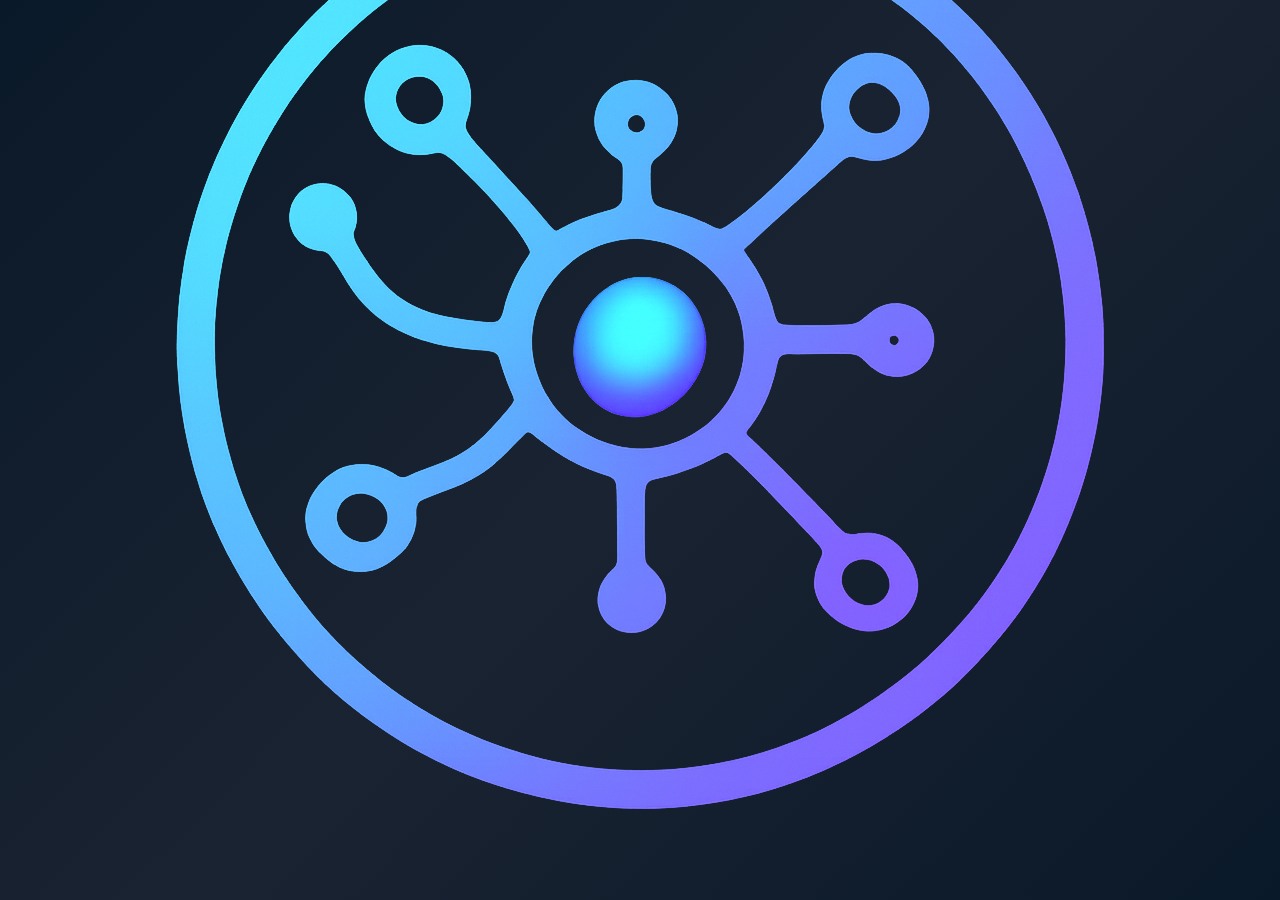
<file: index.html>
<!DOCTYPE html>
<html lang="en">
<head>
    <meta charset="UTF-8">
    <meta name="viewport" content="width=device-width, initial-scale=1.0">
    <title>AI Chatbot Pro - Chat Interface</title>
    <link rel="stylesheet" href="https://cdnjs.cloudflare.com/ajax/libs/font-awesome/6.4.0/css/all.min.css">
    <link rel="stylesheet" href="styles.css">
    <style>
        body {
            overflow: hidden;
        }

        .app-container {
            display: flex;
            width: 100%;
            height: 100vh;
            overflow: hidden;
        }

        /* ==================== SIDEBAR ==================== */
        .sidebar {
            width: 320px;
            background: var(--secondary-dark);
            border-right: 1px solid var(--tertiary-dark);
            display: flex;
            flex-direction: column;
            transition: transform 0.3s;
        }

        .sidebar-header {
            padding: 25px 20px;
            background: linear-gradient(135deg, var(--secondary-dark), var(--tertiary-dark));
            border-bottom: 1px solid var(--tertiary-dark);
        }

        .app-title {
            font-size: 24px;
            font-weight: 700;
            background: linear-gradient(90deg, var(--accent-light), var(--accent-blue));
            -webkit-background-clip: text;
            -webkit-text-fill-color: transparent;
            margin-bottom: 5px;
        }

        .app-subtitle {
            font-size: 12px;
            color: var(--text-secondary);
            margin-bottom: 15px;
        }

        .user-info {
            display: flex;
            justify-content: space-between;
            align-items: center;
            padding: 10px;
            background: var(--tertiary-dark);
            border-radius: 8px;
            margin-bottom: 15px;
        }

        .user-name {
            font-size: 13px;
            color: var(--text-primary);
        }

        .logout-btn {
            background: var(--error);
            color: white;
            border: none;
            padding: 6px 12px;
            border-radius: 6px;
            cursor: pointer;
            font-size: 11px;
            transition: all 0.3s;
        }

        .logout-btn:hover {
            transform: scale(1.05);
        }

        .new-chat-btn {
            width: 100%;
            padding: 15px;
            background: linear-gradient(135deg, var(--accent-blue), var(--accent-glow));
            border: none;
            border-radius: 12px;
            color: white;
            font-size: 15px;
            font-weight: 600;
            cursor: pointer;
            display: flex;
            align-items: center;
            justify-content: center;
            gap: 10px;
            transition: transform 0.3s, box-shadow 0.3s;
            box-shadow: 0 4px 15px rgba(46, 125, 233, 0.3);
        }

        .new-chat-btn:hover {
            transform: translateY(-2px);
            box-shadow: 0 6px 25px rgba(46, 125, 233, 0.5);
        }

        .sessions-list {
            flex: 1;
            overflow-y: auto;
            padding: 15px;
        }

        .session-item {
            padding: 15px;
            margin-bottom: 10px;
            background: var(--tertiary-dark);
            border-radius: 12px;
            cursor: pointer;
            transition: all 0.3s;
            border-left: 3px solid transparent;
            position: relative;
        }

        .session-item:hover {
            transform: translateX(5px);
            border-left-color: var(--accent-blue);
        }

        .session-item.active {
            background: linear-gradient(135deg, rgba(46, 125, 233, 0.2), rgba(28, 92, 184, 0.1));
            border-left-color: var(--accent-blue);
        }

        .session-title {
            font-size: 14px;
            font-weight: 500;
            margin-bottom: 8px;
            overflow: hidden;
            text-overflow: ellipsis;
            white-space: nowrap;
        }

        .session-meta {
            font-size: 11px;
            color: var(--text-secondary);
            display: flex;
            justify-content: space-between;
            align-items: center;
        }

        .turn-counter {
            padding: 3px 10px;
            background: rgba(255, 255, 255, 0.1);
            border-radius: 12px;
            font-size: 10px;
        }

        .turn-counter.limit {
            background: var(--error);
        }

        .delete-session {
            padding: 4px 10px;
            background: var(--error);
            border: none;
            border-radius: 8px;
            color: white;
            font-size: 10px;
            cursor: pointer;
            opacity: 0;
            transition: opacity 0.3s;
        }

        .session-item:hover .delete-session {
            opacity: 1;
        }

        /* ==================== CHAT CONTAINER ==================== */
        .chat-container {
            flex: 1;
            display: flex;
            flex-direction: column;
            background: var(--primary-dark);
        }

        .chat-header {
            padding: 20px 30px;
            background: var(--secondary-dark);
            border-bottom: 1px solid var(--tertiary-dark);
            display: flex;
            justify-content: space-between;
            align-items: center;
            box-shadow: 0 2px 10px rgba(0, 0, 0, 0.2);
        }

        .header-left {
            display: flex;
            align-items: center;
            gap: 20px;
        }

        .mode-toggle {
            display: flex;
            gap: 8px;
            background: var(--tertiary-dark);
            padding: 6px;
            border-radius: 12px;
        }

        .mode-btn {
            padding: 10px 18px;
            border: none;
            border-radius: 8px;
            background: transparent;
            color: var(--text-secondary);
            font-size: 13px;
            font-weight: 500;
            cursor: pointer;
            transition: all 0.3s;
            display: flex;
            align-items: center;
            gap: 8px;
        }

        .mode-btn.active {
            background: linear-gradient(135deg, var(--accent-blue), var(--accent-glow));
            color: white;
            box-shadow: 0 2px 10px rgba(46, 125, 233, 0.4);
        }

        .mode-btn:hover:not(.active) {
            background: rgba(255, 255, 255, 0.05);
            color: var(--text-primary);
        }

        .header-right {
            display: flex;
            align-items: center;
            gap: 15px;
        }

        .upload-btn-compact {
            padding: 10px 20px;
            background: var(--success);
            border: none;
            border-radius: 10px;
            color: white;
            font-size: 13px;
            font-weight: 600;
            cursor: pointer;
            display: flex;
            align-items: center;
            gap: 8px;
            transition: all 0.3s;
            box-shadow: 0 2px 10px rgba(76, 175, 80, 0.3);
        }

        .upload-btn-compact:hover {
            transform: translateY(-2px);
            box-shadow: 0 4px 15px rgba(76, 175, 80, 0.5);
        }

        .upload-btn-compact.has-file {
            background: var(--accent-blue);
        }

        .upload-status-badge {
            background: rgba(255, 255, 255, 0.3);
            padding: 2px 8px;
            border-radius: 10px;
            font-size: 11px;
            font-weight: 700;
        }

        .turn-counter-header {
            padding: 8px 16px;
            background: var(--tertiary-dark);
            border-radius: 20px;
            font-size: 13px;
            font-weight: 500;
        }

        .settings-btn {
            width: 40px;
            height: 40px;
            background: var(--tertiary-dark);
            border: none;
            border-radius: 10px;
            color: var(--text-primary);
            cursor: pointer;
            display: flex;
            align-items: center;
            justify-content: center;
            transition: all 0.3s;
        }

        .settings-btn:hover {
            background: var(--accent-blue);
            transform: rotate(90deg);
        }

        .advanced-indicator {
            padding: 12px 30px;
            background: linear-gradient(135deg, rgba(46, 125, 233, 0.15), rgba(28, 92, 184, 0.1));
            border-bottom: 1px solid var(--tertiary-dark);
            display: none;
            align-items: center;
            gap: 15px;
            font-size: 13px;
        }

        .advanced-indicator.active {
            display: flex;
        }

        .badge {
            padding: 4px 12px;
            background: rgba(255, 255, 255, 0.2);
            border-radius: 12px;
            font-size: 11px;
        }

        .status {
            padding: 12px 30px;
            text-align: center;
            font-size: 13px;
            font-weight: 500;
        }

        .status.success {
            background: rgba(76, 175, 80, 0.15);
            color: var(--success);
        }

        .status.error {
            background: rgba(244, 67, 54, 0.15);
            color: var(--error);
        }

        .status.info {
            background: rgba(46, 125, 233, 0.15);
            color: var(--accent-light);
        }

        /* ==================== CHAT AREA ==================== */
        .chat-area {
            flex: 1;
            overflow-y: auto;
            padding: 30px;
            background: linear-gradient(to bottom, var(--primary-dark), rgba(10, 25, 41, 0.95));
        }

        .message {
            margin-bottom: 25px;
            display: flex;
            gap: 15px;
            animation: fadeInUp 0.4s ease-out;
        }

        .message.user {
            flex-direction: row-reverse;
        }

        .avatar {
            width: 45px;
            height: 45px;
            border-radius: 50%;
            display: flex;
            align-items: center;
            justify-content: center;
            font-size: 20px;
            flex-shrink: 0;
            box-shadow: 0 4px 15px rgba(0, 0, 0, 0.3);
        }

        .user .avatar {
            background: linear-gradient(135deg, var(--accent-blue), var(--accent-glow));
        }

        .bot .avatar {
            background: linear-gradient(135deg, #667eea, #764ba2);
        }

        .message-content {
            max-width: 65%;
            padding: 18px 22px;
            border-radius: 18px;
            line-height: 1.6;
            word-wrap: break-word;
            white-space: pre-wrap;
            box-shadow: 0 2px 10px rgba(0, 0, 0, 0.2);
        }

        .user .message-content {
            background: linear-gradient(135deg, var(--accent-blue), var(--accent-glow));
            color: white;
            border-bottom-right-radius: 4px;
        }

        .bot .message-content {
            background: var(--secondary-dark);
            color: var(--text-primary);
            border-bottom-left-radius: 4px;
            border: 1px solid var(--tertiary-dark);
        }

        .streaming-cursor {
            display: inline-block;
            width: 3px;
            height: 1em;
            background: var(--accent-blue);
            margin-left: 3px;
            animation: blink 1s infinite;
        }

        /* ==================== INPUT AREA ==================== */
        .input-area {
            padding: 25px 30px;
            background: var(--secondary-dark);
            border-top: 1px solid var(--tertiary-dark);
            box-shadow: 0 -2px 10px rgba(0, 0, 0, 0.2);
        }

        .input-wrapper {
            display: flex;
            gap: 15px;
            align-items: center;
        }

        .input-wrapper input {
            flex: 1;
            padding: 16px 24px;
            background: var(--tertiary-dark);
            border: 2px solid transparent;
            border-radius: 25px;
            color: var(--text-primary);
            font-size: 15px;
            transition: all 0.3s;
        }

        .input-wrapper input:focus {
            outline: none;
            border-color: var(--accent-blue);
            box-shadow: 0 0 0 4px rgba(46, 125, 233, 0.1);
        }

        .send-btn, .stop-btn {
            width: 52px;
            height: 52px;
            border: none;
            border-radius: 50%;
            cursor: pointer;
            display: flex;
            align-items: center;
            justify-content: center;
            transition: all 0.3s;
            font-size: 20px;
        }

        .send-btn {
            background: linear-gradient(135deg, var(--accent-blue), var(--accent-glow));
            color: white;
            box-shadow: 0 4px 15px rgba(46, 125, 233, 0.4);
        }

        .send-btn:hover {
            transform: scale(1.05);
            box-shadow: 0 6px 20px rgba(46, 125, 233, 0.6);
        }

        .stop-btn {
            background: linear-gradient(135deg, var(--error), #c62828);
            color: white;
            box-shadow: 0 4px 15px rgba(244, 67, 54, 0.4);
        }

        /* ==================== MODALS ==================== */
        .modal {
            display: none;
            position: fixed;
            top: 0;
            left: 0;
            width: 100%;
            height: 100%;
            background: rgba(10, 25, 41, 0.95);
            backdrop-filter: blur(10px);
            z-index: 2000;
            align-items: center;
            justify-content: center;
        }

        .modal.active {
            display: flex;
        }

        .modal-content {
            background: var(--secondary-dark);
            padding: 35px;
            border-radius: 20px;
            max-width: 550px;
            width: 90%;
            box-shadow: 0 10px 50px rgba(0, 0, 0, 0.5);
            border: 1px solid var(--tertiary-dark);
            animation: modalSlideIn 0.3s ease-out;
        }

        .modal-header {
            display: flex;
            justify-content: space-between;
            align-items: center;
            margin-bottom: 25px;
        }

        .modal-header h3 {
            font-size: 24px;
            color: var(--accent-light);
        }

        .close-modal-btn {
            background: none;
            border: none;
            color: var(--text-secondary);
            font-size: 24px;
            cursor: pointer;
            transition: all 0.3s;
        }

        .close-modal-btn:hover {
            color: var(--text-primary);
            transform: rotate(90deg);
        }

        .mode-requirement {
            padding: 12px 15px;
            border-radius: 10px;
            margin-bottom: 20px;
            font-size: 13px;
            display: flex;
            align-items: center;
            gap: 10px;
        }

        .mode-requirement.required {
            background: rgba(244, 67, 54, 0.15);
            border-left: 3px solid var(--error);
            color: var(--error);
        }

        .mode-requirement.optional {
            background: rgba(46, 125, 233, 0.15);
            border-left: 3px solid var(--accent-blue);
            color: var(--accent-light);
        }

        .file-upload-section {
            background: var(--tertiary-dark);
            border: 2px dashed var(--accent-blue);
            border-radius: 15px;
            padding: 40px 25px;
            text-align: center;
            cursor: pointer;
            transition: all 0.3s;
            margin-bottom: 20px;
        }

        .file-upload-section:hover, .file-upload-section.drag-over {
            background: rgba(46, 125, 233, 0.05);
            border-color: var(--accent-light);
        }

        .drop-zone-icon {
            font-size: 56px;
            color: var(--accent-blue);
            margin-bottom: 15px;
        }

        .drop-zone-text {
            font-size: 16px;
            margin-bottom: 8px;
        }

        .drop-zone-hint {
            font-size: 12px;
            color: var(--text-secondary);
        }

        .file-item {
            display: flex;
            align-items: center;
            justify-content: space-between;
            padding: 15px;
            background: var(--tertiary-dark);
            border-radius: 10px;
            margin-bottom: 15px;
        }

        .file-info {
            display: flex;
            align-items: center;
            gap: 12px;
            flex: 1;
        }

        .file-icon {
            font-size: 28px;
            color: var(--accent-blue);
        }

        .file-name {
            font-size: 14px;
            font-weight: 500;
            margin-bottom: 4px;
        }

        .file-size {
            font-size: 11px;
            color: var(--text-secondary);
        }

        .file-remove {
            padding: 8px 14px;
            background: var(--error);
            border: none;
            border-radius: 8px;
            color: white;
            font-size: 12px;
            cursor: pointer;
            transition: all 0.3s;
        }

        .upload-controls {
            display: flex;
            gap: 12px;
        }

        .upload-btn, .clear-doc-btn {
            flex: 1;
            padding: 14px;
            border: none;
            border-radius: 10px;
            font-weight: 600;
            font-size: 14px;
            cursor: pointer;
            transition: all 0.3s;
        }

        .upload-btn {
            background: var(--success);
            color: white;
        }

        .upload-btn:hover {
            transform: translateY(-2px);
            box-shadow: 0 4px 15px rgba(76, 175, 80, 0.4);
        }

        .upload-btn:disabled {
            opacity: 0.5;
            cursor: not-allowed;
        }

        .clear-doc-btn {
            background: var(--error);
            color: white;
        }

        .doc-status {
            padding: 12px 15px;
            background: rgba(76, 175, 80, 0.15);
            border-left: 3px solid var(--success);
            border-radius: 8px;
            font-size: 13px;
            color: var(--success);
            display: flex;
            align-items: center;
            gap: 10px;
            margin-bottom: 20px;
        }

        .form-group {
            margin-bottom: 20px;
        }

        .form-group label {
            display: block;
            margin-bottom: 8px;
            font-size: 14px;
            font-weight: 500;
            color: var(--text-secondary);
        }

        .form-group input {
            width: 100%;
            padding: 12px 16px;
            background: var(--tertiary-dark);
            border: 2px solid transparent;
            border-radius: 10px;
            color: var(--text-primary);
            font-size: 14px;
            transition: all 0.3s;
        }

        .form-group input:focus {
            outline: none;
            border-color: var(--accent-blue);
        }

        .form-hint {
            font-size: 12px;
            color: var(--text-secondary);
            margin-top: 6px;
        }

        .btn {
            flex: 1;
            padding: 14px;
            border: none;
            border-radius: 10px;
            font-weight: 600;
            font-size: 14px;
            cursor: pointer;
            transition: all 0.3s;
        }

        .btn-primary {
            background: linear-gradient(135deg, var(--accent-blue), var(--accent-glow));
            color: white;
        }

        .btn-secondary {
            background: var(--tertiary-dark);
            color: var(--text-primary);
        }

        @media (max-width: 768px) {
            .sidebar {
                width: 280px;
                position: fixed;
                left: -280px;
                height: 100vh;
                z-index: 100;
            }

            .sidebar.active {
                transform: translateX(280px);
            }

            .message-content {
                max-width: 85%;
            }
        }
    </style>
</head>
<body>
    <div class="app-container">
        <!-- Sidebar -->
        <div class="sidebar">
            <div class="sidebar-header">
                <div class="app-title">AI Chatbot Pro</div>
                <div class="app-subtitle" id="userWelcome">Welcome!</div>
                
                <div class="user-info">
                    <div class="user-name">
                        <i class="fas fa-user-circle"></i> <span id="usernameDisplay">User</span>
                    </div>
                    <button onclick="handleLogout()" class="logout-btn">
                        <i class="fas fa-sign-out-alt"></i> Logout
                    </button>
                </div>
                
                <button class="new-chat-btn" id="newChatBtn">
                    <i class="fas fa-plus"></i> New Conversation
                </button>
            </div>
            <div class="sessions-list" id="sessionsList">
                <div style="text-align: center; padding: 60px 20px; color: var(--text-secondary);">
                    <i class="fas fa-comments" style="font-size: 48px; margin-bottom: 15px; opacity: 0.5;"></i>
                    <p style="font-size: 14px;">No conversations yet</p>
                    <p style="font-size: 12px; margin-top: 8px; opacity: 0.7;">Start chatting to see history</p>
                </div>
            </div>
        </div>

        <!-- Chat Container -->
        <div class="chat-container">
            <!-- Header -->
            <div class="chat-header">
                <div class="header-left">
                    <div class="mode-toggle">
                        <button class="mode-btn active" data-mode="document">
                            <i class="fas fa-file-alt"></i> Document
                        </button>
                        <button class="mode-btn" data-mode="web">
                            <i class="fas fa-globe"></i> Web
                        </button>
                        <button class="mode-btn" data-mode="model">
                            <i class="fas fa-brain"></i> Model
                        </button>
                        <button class="mode-btn" data-mode="advanced">
                            <i class="fas fa-rocket"></i> Advanced
                        </button>
                    </div>
                </div>
                <div class="header-right">
                    <button class="upload-btn-compact" id="uploadBtnCompact">
                        <i class="fas fa-upload"></i>
                        <span id="uploadBtnText">Upload Doc</span>
                        <span class="upload-status-badge hidden" id="uploadStatusBadge">✓</span>
                    </button>
                    
                    <div class="turn-counter-header" id="turnCounter">0/10 turns</div>
                    <button class="settings-btn" id="settingsBtn">
                        <i class="fas fa-cog"></i>
                    </button>
                </div>
            </div>

            <!-- Advanced Mode Indicator -->
            <div class="advanced-indicator" id="advancedIndicator">
                <i class="fas fa-rocket"></i>
                <span>Advanced Mode: Hybrid Retrieval + Episodic Memory</span>
                <span class="badge">Doc Optional</span>
            </div>

            <div class="status hidden" id="status"></div>

            <!-- Chat Area -->
            <div class="chat-area" id="chatArea"></div>

            <!-- Input Area -->
            <div class="input-area">
                <div class="input-wrapper">
                    <input type="text" id="userInput" placeholder="Type your message..." autocomplete="off">
                    <button class="send-btn" id="sendBtn">
                        <i class="fas fa-paper-plane"></i>
                    </button>
                    <button class="stop-btn hidden" id="stopBtn">
                        <i class="fas fa-stop"></i>
                    </button>
                </div>
            </div>
        </div>
    </div>

    <!-- Upload Modal -->
    <div id="uploadModal" class="modal">
        <div class="modal-content">
            <div class="modal-header">
                <h3><i class="fas fa-upload"></i> Upload Document</h3>
                <button class="close-modal-btn" id="closeUploadModal">
                    <i class="fas fa-times"></i>
                </button>
            </div>

            <div class="mode-requirement" id="modeRequirement">
                <i class="fas fa-info-circle"></i>
                <span id="requirementText">Document upload required for this mode</span>
            </div>

            <input type="file" id="fileInput" style="display: none;" accept=".txt,.pdf,.doc,.docx">
            
            <div class="file-upload-section" id="fileUploadSection">
                <div class="drop-zone-icon"><i class="fas fa-cloud-upload-alt"></i></div>
                <div class="drop-zone-text">Drag & drop file or click to browse</div>
                <div class="drop-zone-hint">PDF, DOCX, TXT • Max 10MB</div>
            </div>

            <div class="file-item hidden" id="selectedFileItem">
                <div class="file-info">
                    <div class="file-icon"><i class="fas fa-file-alt"></i></div>
                    <div class="file-details">
                        <div class="file-name" id="selectedFileName">No file selected</div>
                        <div class="file-size" id="selectedFileSize">0 KB</div>
                    </div>
                </div>
                <button class="file-remove" id="removeFileBtn">
                    <i class="fas fa-times"></i> Remove
                </button>
            </div>

            <div class="doc-status hidden" id="docStatus">
                <i class="fas fa-check-circle"></i>
                <span id="docStatusText">Document loaded successfully</span>
            </div>

            <div class="upload-controls">
                <button class="upload-btn" id="uploadBtn" disabled>
                    <i class="fas fa-upload"></i> Upload
                </button>
                <button class="clear-doc-btn hidden" id="clearDocBtn">
                    <i class="fas fa-trash"></i> Clear Document
                </button>
            </div>
        </div>
    </div>

    <!-- Settings Modal -->
    <div class="modal" id="settingsModal">
        <div class="modal-content">
            <div class="modal-header">
                <h3><i class="fas fa-cog"></i> Settings</h3>
                <button class="close-modal-btn" id="closeSettingsModal">
                    <i class="fas fa-times"></i>
                </button>
            </div>
            
            <div class="form-group">
                <label>Chat Manager URL</label>
                <input type="text" id="chatManagerUrl" value="http://localhost:5002">
                <div class="form-hint">Local server address</div>
            </div>

            <div class="form-group">
                <label>LLM Server URL (Google Colab)</label>
                <input type="text" id="llmServerUrl" placeholder="https://your-ngrok-url.ngrok-free.app">
                <div class="form-hint">Get from Colab ngrok output</div>
            </div>

            <div class="form-group">
                <label>Passkey</label>
                <input type="password" id="passkeyInput" value="testing123456">
                <div class="form-hint">Must match server configuration</div>
            </div>

            <div style="display: flex; gap: 12px; margin-top: 30px;">
                <button class="btn btn-primary" id="saveSettingsBtn">
                    <i class="fas fa-save"></i> Save Settings
                </button>
                <button class="btn btn-secondary" id="cancelSettingsBtn">
                    <i class="fas fa-times"></i> Cancel
                </button>
            </div>
        </div>
    </div>

    <script>
        // Configuration
        let config = {
            chatManagerUrl: 'http://localhost:5002',
            llmServerUrl: '',
            passkey: 'testing123456',
            currentUser: null
        };

        // Load saved config
        const savedConfig = localStorage.getItem('chatbot_config');
        if (savedConfig) {
            config = JSON.parse(savedConfig);
        }

        // State
        let currentMode = 'document';
        let currentSessionId = null;
        let isLoading = false;
        let selectedFile = null;
        let documentUploaded = false;
        let currentReader = null;
        let shouldStop = false;

        // Initialize on page load
        document.addEventListener('DOMContentLoaded', async () => {
            // Check if user is authenticated
            if (!config.currentUser) {
                window.location.href = 'auth.html';
                return;
            }

            // Display user info
            document.getElementById('usernameDisplay').textContent = config.currentUser.username;
            document.getElementById('userWelcome').textContent = `Welcome, ${config.currentUser.name}!`;

            // Populate settings
            document.getElementById('chatManagerUrl').value = config.chatManagerUrl;
            document.getElementById('llmServerUrl').value = config.llmServerUrl || '';
            document.getElementById('passkeyInput').value = config.passkey;

            // Initialize interface
            loadSessions();
            setupEventListeners();
            setupDragAndDrop();
            updateModeUI();

            // Show settings if LLM not configured
            if (!config.llmServerUrl) {
                document.getElementById('settingsModal').classList.add('active');
            }
        });

        function setupEventListeners() {
            // Mode toggle
            document.querySelectorAll('.mode-btn').forEach(btn => {
                btn.addEventListener('click', () => {
                    document.querySelectorAll('.mode-btn').forEach(b => b.classList.remove('active'));
                    btn.classList.add('active');
                    currentMode = btn.dataset.mode;
                    updateModeUI();
                });
            });

            // Modals
            document.getElementById('uploadBtnCompact').addEventListener('click', () => {
                document.getElementById('uploadModal').classList.add('active');
                updateModalRequirement();
            });

            document.getElementById('closeUploadModal').addEventListener('click', () => {
                document.getElementById('uploadModal').classList.remove('active');
            });

            document.getElementById('settingsBtn').addEventListener('click', () => {
                document.getElementById('settingsModal').classList.add('active');
            });

            document.getElementById('closeSettingsModal').addEventListener('click', () => {
                document.getElementById('settingsModal').classList.remove('active');
            });

            document.getElementById('cancelSettingsBtn').addEventListener('click', () => {
                document.getElementById('settingsModal').classList.remove('active');
            });

            document.getElementById('saveSettingsBtn').addEventListener('click', saveSettings);

            // Chat controls
            document.getElementById('newChatBtn').addEventListener('click', createNewChat);
            document.getElementById('sendBtn').addEventListener('click', sendMessage);
            document.getElementById('stopBtn').addEventListener('click', stopGeneration);
            
            document.getElementById('userInput').addEventListener('keypress', (e) => {
                if (e.key === 'Enter' && !e.shiftKey) {
                    e.preventDefault();
                    sendMessage();
                }
            });

            // File upload
            document.getElementById('uploadBtn').addEventListener('click', uploadDocument);
            document.getElementById('clearDocBtn').addEventListener('click', clearDocument);
            document.getElementById('removeFileBtn').addEventListener('click', removeSelectedFile);
        }

        function setupDragAndDrop() {
            const dropZone = document.getElementById('fileUploadSection');
            const fileInput = document.getElementById('fileInput');

            dropZone.addEventListener('click', () => fileInput.click());
            fileInput.addEventListener('change', (e) => handleFileSelect(e.target.files[0]));

            ['dragenter', 'dragover', 'dragleave', 'drop'].forEach(eventName => {
                dropZone.addEventListener(eventName, (e) => {
                    e.preventDefault();
                    e.stopPropagation();
                }, false);
            });

            ['dragenter', 'dragover'].forEach(eventName => {
                dropZone.addEventListener(eventName, () => {
                    dropZone.classList.add('drag-over');
                }, false);
            });

            ['dragleave', 'drop'].forEach(eventName => {
                dropZone.addEventListener(eventName, () => {
                    dropZone.classList.remove('drag-over');
                }, false);
            });

            dropZone.addEventListener('drop', (e) => {
                const files = e.dataTransfer.files;
                if (files.length > 0) {
                    handleFileSelect(files[0]);
                }
            }, false);
        }

        function handleFileSelect(file) {
            if (!file) return;

            const validTypes = ['.txt', '.pdf', '.doc', '.docx'];
            const maxSize = 10 * 1024 * 1024;
            const ext = '.' + file.name.split('.').pop().toLowerCase();

            if (!validTypes.includes(ext)) {
                updateStatus(`❌ Invalid file type: ${file.name}`, 'error');
                return;
            }

            if (file.size > maxSize) {
                updateStatus(`❌ File too large (max 10MB)`, 'error');
                return;
            }

            selectedFile = file;
            document.getElementById('selectedFileName').textContent = file.name;
            document.getElementById('selectedFileSize').textContent = formatFileSize(file.size);
            document.getElementById('selectedFileItem').classList.remove('hidden');
            document.getElementById('uploadBtn').disabled = false;
        }

        function removeSelectedFile() {
            selectedFile = null;
            document.getElementById('fileInput').value = '';
            document.getElementById('selectedFileItem').classList.add('hidden');
            document.getElementById('uploadBtn').disabled = true;
        }

        function updateModalRequirement() {
            const requirement = document.getElementById('modeRequirement');
            const text = document.getElementById('requirementText');

            if (currentMode === 'document') {
                requirement.className = 'mode-requirement required';
                text.innerHTML = '<strong>⚠️ Required:</strong> Document upload mandatory for Document mode';
            } else if (currentMode === 'advanced') {
                requirement.className = 'mode-requirement optional';
                text.innerHTML = '<strong>ℹ️ Optional:</strong> Document enhances responses with RAG';
            } else {
                requirement.style.display = 'none';
            }
        }

        async function uploadDocument() {
            if (!selectedFile) {
                updateStatus('⚠️ No file selected', 'error');
                return;
            }

            if (!config.llmServerUrl) {
                updateStatus('⚠️ Configure LLM server first', 'error');
                document.getElementById('settingsModal').classList.add('active');
                return;
            }

            if (!currentSessionId) {
                await createNewChat();
            }

            try {
                const base64 = await fileToBase64(selectedFile);

                const response = await fetch(`${config.llmServerUrl}/upload-document`, {
                    method: 'POST',
                    headers: {'Content-Type': 'application/json'},
                    body: JSON.stringify({
                        passkey: config.passkey,
                        file_content: base64,
                        file_name: selectedFile.name,
                        session_id: currentSessionId
                    })
                });

                const data = await response.json();

                if (response.ok) {
                    documentUploaded = true;
                    document.getElementById('docStatus').classList.remove('hidden');
                    document.getElementById('docStatusText').textContent = 
                        `Document loaded: ${data.num_chunks} chunks • ${selectedFile.name}`;
                    document.getElementById('clearDocBtn').classList.remove('hidden');
                    document.getElementById('uploadBtn').classList.add('hidden');
                    
                    updateUploadButton(true);
                    updateStatus(`✅ Uploaded: ${data.num_chunks} chunks`, 'success');

                    setTimeout(() => {
                        document.getElementById('uploadModal').classList.remove('active');
                    }, 1500);
                } else {
                    throw new Error(data.error || 'Upload failed');
                }
            } catch (error) {
                updateStatus(`❌ Upload failed: ${error.message}`, 'error');
            }
        }

        async function clearDocument() {
            if (!currentSessionId) return;

            try {
                await fetch(`${config.llmServerUrl}/clear-document`, {
                    method: 'POST',
                    headers: {'Content-Type': 'application/json'},
                    body: JSON.stringify({
                        passkey: config.passkey,
                        session_id: currentSessionId
                    })
                });

                documentUploaded = false;
                selectedFile = null;
                document.getElementById('fileInput').value = '';
                document.getElementById('selectedFileItem').classList.add('hidden');
                document.getElementById('docStatus').classList.add('hidden');
                document.getElementById('clearDocBtn').classList.add('hidden');
                document.getElementById('uploadBtn').classList.remove('hidden');
                document.getElementById('uploadBtn').disabled = true;

                updateUploadButton(false);
                updateStatus('✅ Document cleared', 'success');
            } catch (error) {
                updateStatus('❌ Failed to clear document', 'error');
            }
        }

        function updateUploadButton(hasDoc) {
            const btn = document.getElementById('uploadBtnCompact');
            const badge = document.getElementById('uploadStatusBadge');
            const text = document.getElementById('uploadBtnText');

            if (hasDoc) {
                btn.classList.add('has-file');
                badge.classList.remove('hidden');
                text.textContent = 'Doc Loaded';
            } else {
                btn.classList.remove('has-file');
                badge.classList.add('hidden');
                text.textContent = 'Upload Doc';
            }
        }

        function fileToBase64(file) {
            return new Promise((resolve, reject) => {
                const reader = new FileReader();
                reader.onload = () => resolve(reader.result.split(',')[1]);
                reader.onerror = reject;
                reader.readAsDataURL(file);
            });
        }

        function formatFileSize(bytes) {
            if (bytes < 1024) return bytes + ' B';
            if (bytes < 1024 * 1024) return (bytes / 1024).toFixed(1) + ' KB';
            return (bytes / (1024 * 1024)).toFixed(1) + ' MB';
        }

        function updateModeUI() {
            const advIndicator = document.getElementById('advancedIndicator');
            
            if (currentMode === 'advanced') {
                advIndicator.classList.add('active');
            } else {
                advIndicator.classList.remove('active');
            }
        }

        async function saveSettings() {
            config.chatManagerUrl = document.getElementById('chatManagerUrl').value.trim();
            config.llmServerUrl = document.getElementById('llmServerUrl').value.trim();
            config.passkey = document.getElementById('passkeyInput').value;

            localStorage.setItem('chatbot_config', JSON.stringify(config));

            try {
                await fetch(`${config.chatManagerUrl}/config`, {
                    method: 'POST',
                    headers: {'Content-Type': 'application/json'},
                    body: JSON.stringify({
                        llm_url: config.llmServerUrl,
                        passkey: config.passkey
                    })
                });
                updateStatus('✅ Settings saved', 'success');
            } catch (error) {
                updateStatus('⚠️ Settings saved locally', 'success');
            }

            document.getElementById('settingsModal').classList.remove('active');
        }

        async function loadSessions() {
            try {
                const response = await fetch(`${config.chatManagerUrl}/sessions`, {
                    credentials: 'include'
                });
                const data = await response.json();

                const list = document.getElementById('sessionsList');
                
                if (data.sessions && data.sessions.length > 0) {
                    list.innerHTML = data.sessions.map(session => `
                        <div class="session-item ${session.id === currentSessionId ? 'active' : ''}" 
                             data-id="${session.id}" 
                             onclick="loadSession('${session.id}')">
                            <div class="session-title">
                                <i class="fas fa-comment-dots" style="margin-right: 8px; font-size: 12px;"></i>
                                ${escapeHtml(session.title)}
                            </div>
                            <div class="session-meta">
                                <span class="turn-counter ${session.is_limit_reached ? 'limit' : ''}">
                                    ${session.turn_count}/10
                                </span>
                                <button class="delete-session" onclick="event.stopPropagation(); deleteSession('${session.id}')">
                                    <i class="fas fa-trash"></i>
                                </button>
                            </div>
                        </div>
                    `).join('');
                } else {
                    list.innerHTML = `
                        <div style="text-align: center; padding: 60px 20px; color: var(--text-secondary);">
                            <i class="fas fa-comments" style="font-size: 48px; margin-bottom: 15px; opacity: 0.5;"></i>
                            <p style="font-size: 14px;">No conversations yet</p>
                            <p style="font-size: 12px; margin-top: 8px; opacity: 0.7;">Start chatting to see history</p>
                        </div>
                    `;
                }
            } catch (error) {
                console.error('Failed to load sessions:', error);
            }
        }

        async function createNewChat() {
            try {
                const response = await fetch(`${config.chatManagerUrl}/session/new`, {
                    method: 'POST',
                    headers: {'Content-Type': 'application/json'},
                    credentials: 'include',
                    body: JSON.stringify({mode: currentMode})
                });

                const data = await response.json();
                currentSessionId = data.session_id;
                documentUploaded = false;

                document.getElementById('chatArea').innerHTML = '';
                updateTurnCounter(0);
                updateUploadButton(false);
                loadSessions();
                updateStatus('✅ New conversation started', 'success');
            } catch (error) {
                updateStatus('❌ Failed to create chat', 'error');
            }
        }

        async function loadSession(sessionId) {
            try {
                const response = await fetch(`${config.chatManagerUrl}/session/${sessionId}`, {
                    credentials: 'include'
                });
                const data = await response.json();

                currentSessionId = sessionId;
                const session = data.session;

                const chatArea = document.getElementById('chatArea');
                chatArea.innerHTML = '';

                session.messages.forEach(msg => {
                    addMessageToUI(msg.role, msg.content, false);
                });

                updateTurnCounter(session.turn_count);
                loadSessions();
            } catch (error) {
                updateStatus('❌ Failed to load session', 'error');
            }
        }

        async function deleteSession(sessionId) {
            if (!confirm('Delete this conversation?')) return;

            try {
                await fetch(`${config.chatManagerUrl}/session/${sessionId}`, {
                    method: 'DELETE',
                    credentials: 'include'
                });

                if (sessionId === currentSessionId) {
                    currentSessionId = null;
                    document.getElementById('chatArea').innerHTML = '';
                    documentUploaded = false;
                    updateUploadButton(false);
                }

                loadSessions();
                updateStatus('✅ Conversation deleted', 'success');
            } catch (error) {
                updateStatus('❌ Failed to delete', 'error');
            }
        }

        async function sendMessage() {
            const input = document.getElementById('userInput');
            const query = input.value.trim();
            if (!query || isLoading) return;

            if (currentMode === 'document' && !documentUploaded) {
                updateStatus('⚠️ Upload a document first', 'error');
                document.getElementById('uploadModal').classList.add('active');
                return;
            }

            if (!currentSessionId) {
                await createNewChat();
            }

            try {
                const contextResp = await fetch(`${config.chatManagerUrl}/context/${currentSessionId}`, {
                    credentials: 'include'
                });
                const contextData = await contextResp.json();
                
                if (contextData.is_limit_reached) {
                    updateStatus('⚠️ 10-turn limit reached', 'error');
                    return;
                }
            } catch (error) {
                console.error('Failed to check turn limit:', error);
            }

            input.value = '';
            isLoading = true;
            shouldStop = false;
            
            document.getElementById('sendBtn').classList.add('hidden');
            document.getElementById('stopBtn').classList.remove('hidden');

            addMessageToUI('user', query);
            await saveMessage('user', query);

            const botMsgDiv = createStreamingMessage();
            let fullResponse = '';

            try {
                let conversationContext = '';
                try {
                    const contextResp = await fetch(`${config.chatManagerUrl}/context/${currentSessionId}?turns=5`, {
                        credentials: 'include'
                    });
                    const contextData = await contextResp.json();
                    conversationContext = contextData.context;
                } catch (error) {
                    console.error('Failed to get context:', error);
                }

                const response = await fetch(`${config.llmServerUrl}/query`, {
                    method: 'POST',
                    headers: {'Content-Type': 'application/json'},
                    body: JSON.stringify({
                        passkey: config.passkey,
                        query: query,
                        mode: currentMode,
                        session_id: currentSessionId,
                        conversation_context: conversationContext
                    })
                });

                if (!response.ok) throw new Error(`Server error: ${response.status}`);

                const reader = response.body.getReader();
                currentReader = reader;
                const decoder = new TextDecoder();

                while (true) {
                    if (shouldStop) {
                        reader.cancel();
                        fullResponse += ' [Stopped]';
                        break;
                    }

                    const {value, done} = await reader.read();
                    if (done) break;

                    const chunk = decoder.decode(value, {stream: true});
                    fullResponse += chunk;

                    const contentDiv = botMsgDiv.querySelector('.message-content');
                    contentDiv.textContent = fullResponse;
                    document.getElementById('chatArea').scrollTop = document.getElementById('chatArea').scrollHeight;
                }

                botMsgDiv.querySelector('.streaming-cursor')?.remove();
                
                if (fullResponse.trim()) {
                    await saveMessage('assistant', fullResponse);
                    loadSessions();
                }

            } catch (error) {
                botMsgDiv.remove();
                addMessageToUI('assistant', `❌ Error: ${error.message}`);
            }

            isLoading = false;
            currentReader = null;
            
            document.getElementById('sendBtn').classList.remove('hidden');
            document.getElementById('stopBtn').classList.add('hidden');
        }

        function stopGeneration() {
            shouldStop = true;
            if (currentReader) currentReader.cancel();
            updateStatus('⚠️ Generation stopped', 'info');
        }

        async function saveMessage(role, content) {
            try {
                await fetch(`${config.chatManagerUrl}/message`, {
                    method: 'POST',
                    headers: {'Content-Type': 'application/json'},
                    credentials: 'include',
                    body: JSON.stringify({
                        session_id: currentSessionId,
                        role: role,
                        content: content
                    })
                });

                if (role === 'user') {
                    const contextResp = await fetch(`${config.chatManagerUrl}/context/${currentSessionId}`, {
                        credentials: 'include'
                    });
                    const contextData = await contextResp.json();
                    updateTurnCounter(contextData.turn_count);
                }
            } catch (error) {
                console.error('Failed to save message:', error);
            }
        }

        function addMessageToUI(role, content, animate = true) {
            const chatArea = document.getElementById('chatArea');
            const div = document.createElement('div');
            div.className = `message ${role}`;
            if (!animate) div.style.animation = 'none';
            
            const avatarIcon = role === 'user' ? '<i class="fas fa-user"></i>' : '<i class="fas fa-robot"></i>';
            
            div.innerHTML = `
                <div class="avatar">${avatarIcon}</div>
                <div class="message-content">${escapeHtml(content)}</div>
            `;
            chatArea.appendChild(div);
            chatArea.scrollTop = chatArea.scrollHeight;
        }

        function createStreamingMessage() {
            const chatArea = document.getElementById('chatArea');
            const div = document.createElement('div');
            div.className = 'message bot';
            div.innerHTML = `
                <div class="avatar"><i class="fas fa-robot"></i></div>
                <div class="message-content"><span class="streaming-cursor"></span></div>
            `;
            chatArea.appendChild(div);
            chatArea.scrollTop = chatArea.scrollHeight;
            return div;
        }

        function updateTurnCounter(count) {
            const counter = document.getElementById('turnCounter');
            counter.textContent = `${count}/10 turns`;
            if (count >= 8) {
                counter.style.background = 'var(--error)';
            }
        }

        function updateStatus(text, type) {
            const status = document.getElementById('status');
            status.textContent = text;
            status.className = 'status ' + type;
            status.classList.remove('hidden');
            setTimeout(() => status.classList.add('hidden'), 3000);
        }

        function escapeHtml(text) {
            const div = document.createElement('div');
            div.textContent = text;
            return div.innerHTML;
        }

        async function handleLogout() {
            if (!confirm('Are you sure you want to logout?')) return;

            try {
                await fetch(`${config.chatManagerUrl}/auth/logout`, {
                    method: 'POST',
                    credentials: 'include'
                });
            } catch (error) {
                console.error('Logout error:', error);
            }

            localStorage.removeItem('chatbot_config');
            window.location.href = 'auth.html';
        }

        window.loadSession = loadSession;
        window.deleteSession = deleteSession;
        window.handleLogout = handleLogout;
    </script>
</body>
</html>
</file>
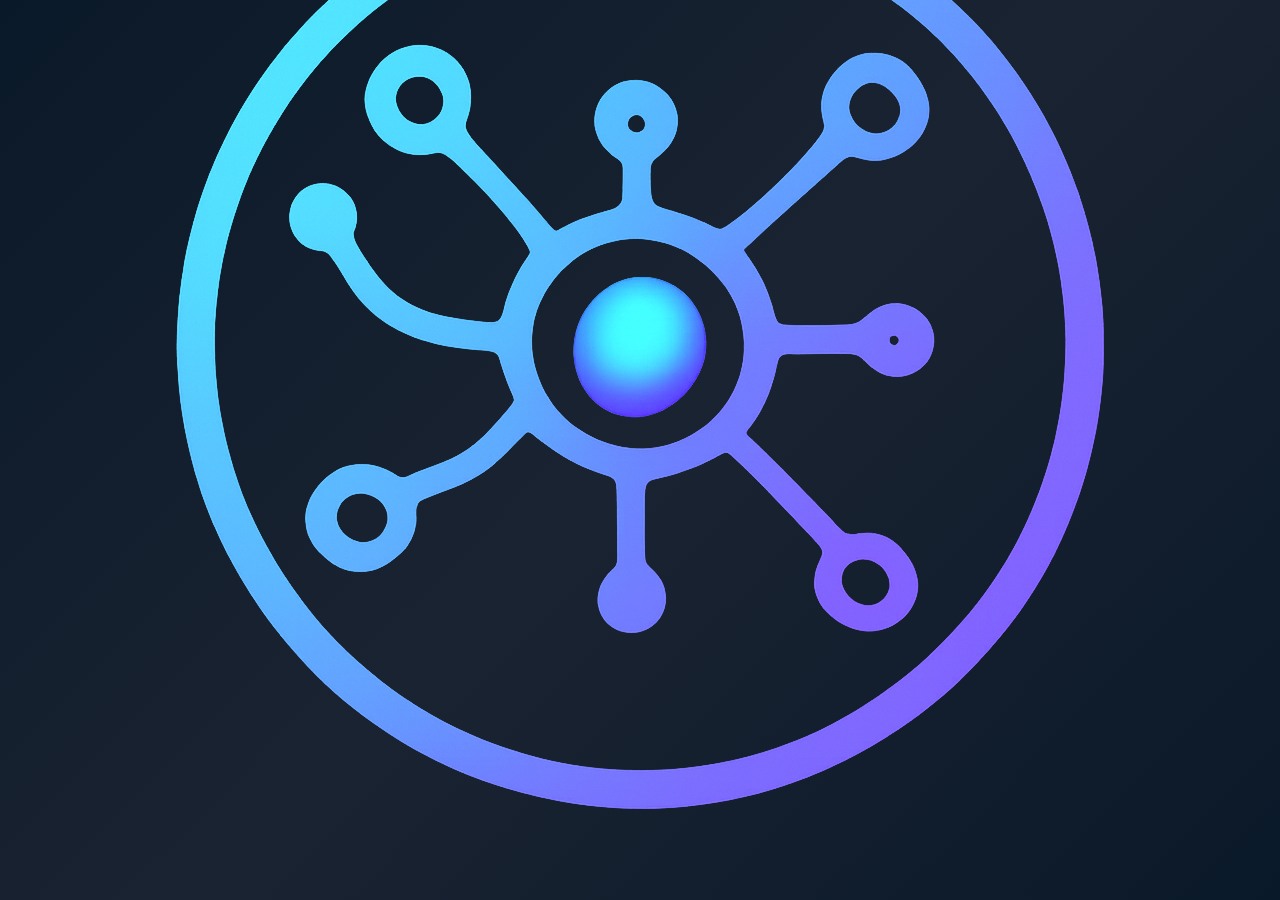
<file: auth.html>
<!DOCTYPE html>
<html lang="en">
<head>
    <meta charset="UTF-8">
    <meta name="viewport" content="width=device-width, initial-scale=1.0">
    <title>OmniMind AI - Authentication</title>
    <link rel="icon" type="image/png" href="OmniMind.png">
    <link rel="stylesheet" href="https://cdnjs.cloudflare.com/ajax/libs/font-awesome/6.4.0/css/all.min.css">
    <link rel="stylesheet" href="styles.css">
    <style>
        /* Auth-specific styles */
        .auth-container {
            min-height: 100vh;
            display: flex;
            align-items: center;
            justify-content: center;
            padding: 20px;
        }

        .auth-box {
            background: var(--secondary-dark);
            border-radius: 20px;
            box-shadow: 0 10px 50px rgba(0, 0, 0, 0.5);
            border: 1px solid var(--tertiary-dark);
            width: 100%;
            max-width: 450px;
            padding: 40px;
            animation: slideUp 0.5s ease-out;
        }

        .auth-header {
            text-align: center;
            margin-bottom: 30px;
        }

        .auth-logo {
            font-size: 48px;
            margin-bottom: 15px;
        }

        .auth-title {
            font-size: 28px;
            font-weight: 700;
            background: linear-gradient(90deg, var(--accent-light), var(--accent-blue));
            -webkit-background-clip: text;
            -webkit-text-fill-color: transparent;
            margin-bottom: 8px;
        }

        .auth-subtitle {
            font-size: 14px;
            color: var(--text-secondary);
        }

        .form-group {
            margin-bottom: 20px;
        }

        .form-group label {
            display: block;
            margin-bottom: 8px;
            font-size: 14px;
            font-weight: 500;
            color: var(--text-secondary);
        }

        .form-group input {
            width: 100%;
            padding: 14px 18px;
            background: var(--tertiary-dark);
            border: 2px solid transparent;
            border-radius: 10px;
            color: var(--text-primary);
            font-size: 15px;
            transition: all 0.3s;
        }

        .form-group input:focus {
            outline: none;
            border-color: var(--accent-blue);
            box-shadow: 0 0 0 4px rgba(46, 125, 233, 0.1);
        }

        .form-group input::placeholder {
            color: var(--text-secondary);
            opacity: 0.5;
        }

        .form-hint {
            font-size: 12px;
            color: var(--text-secondary);
            margin-top: 6px;
        }

        .auth-btn {
            width: 100%;
            padding: 14px;
            background: linear-gradient(135deg, var(--accent-blue), var(--accent-glow));
            border: none;
            border-radius: 10px;
            color: white;
            font-size: 16px;
            font-weight: 600;
            cursor: pointer;
            transition: all 0.3s;
            box-shadow: 0 4px 15px rgba(46, 125, 233, 0.3);
            margin-top: 10px;
        }

        .auth-btn:hover {
            transform: translateY(-2px);
            box-shadow: 0 6px 20px rgba(46, 125, 233, 0.5);
        }

        .auth-btn:disabled {
            opacity: 0.6;
            cursor: not-allowed;
            transform: none;
        }

        .auth-switch {
            text-align: center;
            margin-top: 20px;
            font-size: 14px;
            color: var(--text-secondary);
        }

        .auth-switch a {
            color: var(--accent-light);
            text-decoration: none;
            font-weight: 600;
            cursor: pointer;
        }

        .auth-switch a:hover {
            text-decoration: underline;
        }

        .error-message {
            background: rgba(244, 67, 54, 0.15);
            color: var(--error);
            padding: 12px 15px;
            border-radius: 8px;
            font-size: 13px;
            margin-bottom: 15px;
            display: flex;
            align-items: center;
            gap: 10px;
        }

        .success-message {
            background: rgba(76, 175, 80, 0.15);
            color: var(--success);
            padding: 12px 15px;
            border-radius: 8px;
            font-size: 13px;
            margin-bottom: 15px;
            display: flex;
            align-items: center;
            gap: 10px;
        }

        @media (max-width: 768px) {
            .auth-box {
                padding: 30px 20px;
            }

            .auth-title {
                font-size: 24px;
            }
        }

        @media (max-width: 480px) {
            .auth-container {
                padding: 15px;
            }

            .auth-box {
                padding: 25px 15px;
            }
        }
    </style>
</head>
<body>
    <!-- Loading Screen -->
    <div id="loadingScreen">
        <div class="loading-logo">
            <img src="OmniMind.png" alt="Logo" onerror="this.outerHTML='<div style=&quot;font-size:64px&quot;>🤖</div>'">
        </div>
        <div class="loading-text">OmniMind AI</div>
        <div class="loading-subtitle">Advanced RAG System with Episodic Memory</div>
        <div class="loader"></div>
    </div>

    <!-- Server Offline Screen -->
    <div id="offlineScreen">
        <i class="fas fa-power-off offline-icon"></i>
        <h1 class="offline-title">Service Currently Unavailable</h1>
        <p class="offline-message">
            The OmniMind AI is currently offline for maintenance. 
            Please contact the administrator to request access or check back later.
        </p>
        <div class="contact-card">
            <div class="contact-title">📞 Contact Information</div>
            <div class="contact-item">
                <i class="fas fa-phone"></i>
                <a href="tel:+917875480054">+91 787-548-0054</a>
            </div>
            <div class="contact-item">
                <i class="fas fa-envelope"></i>
                <a href="mailto:skumarkumavat@gmail.com">skumarkumavat@gmail.com</a>
            </div>
            <div class="contact-item">
                <i class="fas fa-clock"></i>
                <span>Response Time: Within 24 hours</span>
            </div>
        </div>
        <button class="retry-btn" onclick="retryConnection()">
            <i class="fas fa-redo"></i> Try Again
        </button>
    </div>

    <!-- Login Screen -->
    <div id="loginScreen" class="auth-container hidden">
        <div class="auth-box">
            <div class="auth-header">
                <div class="auth-logo">
                    <img src="OmniMind.png" alt="Logo" style="width:80px;height:80px;border-radius:50%;object-fit:cover;" onerror="this.outerHTML='<div style=&quot;font-size:48px&quot;>🤖</div>'">
                </div>
                <h1 class="auth-title">Welcome Back</h1>
                <p class="auth-subtitle">Sign in to continue your conversations</p>
            </div>

            <div id="loginError" class="error-message hidden">
                <i class="fas fa-exclamation-circle"></i>
                <span id="loginErrorText"></span>
            </div>

            <form id="loginForm">
                <div class="form-group">
                    <label>Username</label>
                    <input type="text" id="loginUsername" placeholder="Enter your username" required>
                </div>

                <div class="form-group">
                    <label>Password</label>
                    <input type="password" id="loginPassword" placeholder="Enter your password" required>
                </div>

                <div class="form-group">
                    <label>Passkey</label>
                    <input type="password" id="loginPasskey" placeholder="Enter system passkey" required>
                    <div class="form-hint">Contact admin if you don't have the passkey</div>
                </div>

                <button type="submit" class="auth-btn" id="loginBtn">
                    <i class="fas fa-sign-in-alt"></i> Sign In
                </button>
            </form>

            <div class="auth-switch">
                Don't have an account? <a onclick="showRegister()">Create Account</a>
            </div>
        </div>
    </div>

    <!-- Register Screen -->
    <div id="registerScreen" class="auth-container hidden">
        <div class="auth-box">
            <div class="auth-header">
                <div class="auth-logo">
                    <img src="OmniMind.png" alt="Logo" style="width:80px;height:80px;border-radius:50%;object-fit:cover;" onerror="this.outerHTML='<div style=&quot;font-size:48px&quot;>🎉</div>'">
                </div>
                <h1 class="auth-title">Create Account</h1>
                <p class="auth-subtitle">Join OmniMind AI today</p>
            </div>

            <div id="registerError" class="error-message hidden">
                <i class="fas fa-exclamation-circle"></i>
                <span id="registerErrorText"></span>
            </div>

            <div id="registerSuccess" class="success-message hidden">
                <i class="fas fa-check-circle"></i>
                <span id="registerSuccessText"></span>
            </div>

            <form id="registerForm">
                <div class="form-group">
                    <label>Full Name</label>
                    <input type="text" id="registerName" placeholder="Enter your full name" required>
                </div>

                <div class="form-group">
                    <label>Username</label>
                    <input type="text" id="registerUsername" placeholder="Choose a username" required>
                    <div class="form-hint">Minimum 3 characters, lowercase only</div>
                </div>

                <div class="form-group">
                    <label>Password</label>
                    <input type="password" id="registerPassword" placeholder="Create a password" required>
                    <div class="form-hint">Minimum 6 characters</div>
                </div>

                <div class="form-group">
                    <label>Confirm Password</label>
                    <input type="password" id="registerConfirmPassword" placeholder="Confirm your password" required>
                </div>

                <div class="form-group">
                    <label>System Passkey</label>
                    <input type="password" id="registerPasskey" placeholder="Enter system passkey" required>
                    <div class="form-hint">Required for account creation - contact admin</div>
                </div>

                <button type="submit" class="auth-btn" id="registerBtn">
                    <i class="fas fa-user-plus"></i> Create Account
                </button>
            </form>

            <div class="auth-switch">
                Already have an account? <a onclick="showLogin()">Sign In</a>
            </div>
        </div>
    </div>

    

    <script>
    // ============================================
    // CONFIGURATION
    // ============================================
    let config = {
        chatManagerUrl: 'http://127.0.0.1:5002',
        llmServerUrl: '',
        currentUser: null
    };

    const savedConfig = localStorage.getItem('chatbot_config');
    if (savedConfig) config = JSON.parse(savedConfig);

    // ============================================
    // MAIN INITIALIZATION
    // ============================================
    document.addEventListener('DOMContentLoaded', async () => {
        await new Promise(r => setTimeout(r, 2000));

        console.log("Checking server health...");
        const serverOnline = await checkServerStatus();
        document.getElementById('loadingScreen').classList.add('hidden');

        if (!serverOnline) {
            document.getElementById("offlineScreen").classList.add("active");
            return;
        }

        // Check if user is already authenticated
        const authStatus = await checkAuthStatus();

        if (authStatus.authenticated) {
            config.currentUser = authStatus.user;
            config.llmServerUrl = authStatus.llm_url;
            localStorage.setItem("chatbot_config", JSON.stringify(config));
            window.location.href = "index.html";
            return;
        }

        // Not authenticated → show login screen
        showLogin();

        // AFTER login screen is visible → now elements exist!
        console.log("Attaching login + register listeners...");

        document.getElementById("loginForm")
            .addEventListener("submit", loginHandler);

        document.getElementById("registerForm")
            .addEventListener("submit", registerHandler);
    });

    // ============================================
    // SERVER CHECKS
    // ============================================
    async function checkServerStatus() {
        try {
            const res = await fetch(`${config.chatManagerUrl}/health`, {
                method: "GET",
                signal: AbortSignal.timeout(5000)
            });

            return res.ok;
        } catch (err) {
            return false;
        }
    }

    async function checkAuthStatus() {
        try {
            const res = await fetch(`${config.chatManagerUrl}/auth/check`, {
                method: "GET",
                credentials: "include"
            });

            if (!res.ok) return { authenticated: false };
            return await res.json();

        } catch (err) {
            return { authenticated: false };
        }
    }

    // ============================================
    // LOGIN UI HELPERS
    // ============================================
    function showLogin() {
        document.getElementById('registerScreen').classList.add('hidden');
        document.getElementById('loginScreen').classList.remove('hidden');
        clearMessages();
    }

    function showRegister() {
        document.getElementById('loginScreen').classList.add('hidden');
        document.getElementById('registerScreen').classList.remove('hidden');
        clearMessages();
    }

    function clearMessages() {
        document.getElementById('loginError').classList.add('hidden');
        document.getElementById('registerError').classList.add('hidden');
        document.getElementById('registerSuccess').classList.add('hidden');
    }

    function showError(id, textId, msg) {
        document.getElementById(id).classList.remove("hidden");
        document.getElementById(textId).textContent = msg;
    }

    function showSuccess(id, textId, msg) {
        document.getElementById(id).classList.remove("hidden");
        document.getElementById(textId).textContent = msg;
    }

    // ============================================
    // LOGIN HANDLER
    // ============================================
    async function loginHandler(e) {
        e.preventDefault();
        clearMessages();

        const username = document.getElementById('loginUsername').value.trim().toLowerCase();
        const password = document.getElementById('loginPassword').value;
        const passkey = document.getElementById('loginPasskey').value;

        const btn = document.getElementById('loginBtn');
        btn.disabled = true;
        btn.innerHTML = '<i class="fas fa-spinner fa-spin"></i> Signing In...';

        try {
            const res = await fetch(`${config.chatManagerUrl}/auth/login`, {
                method: "POST",
                headers: { "Content-Type": "application/json" },
                credentials: "include",
                body: JSON.stringify({ username, password, passkey })
            });

            const data = await res.json();

            if (!res.ok) {
                showError("loginError", "loginErrorText", data.error);
                btn.disabled = false;
                btn.innerHTML = '<i class="fas fa-sign-in-alt"></i> Sign In';
                return;
            }

            // SUCCESS
            config.currentUser = data.user;
            config.llmServerUrl = data.llm_url;
            localStorage.setItem("chatbot_config", JSON.stringify(config));

            window.location.href = "index.html";

        } catch (err) {
            showError("loginError", "loginErrorText", "Network error");
        }

        btn.disabled = false;
        btn.innerHTML = '<i class="fas fa-sign-in-alt"></i> Sign In';
    }

    // ============================================
    // REGISTER HANDLER
    // ============================================
    async function registerHandler(e) {
        e.preventDefault();
        clearMessages();

        const name = document.getElementById('registerName').value.trim();
        const username = document.getElementById('registerUsername').value.trim().toLowerCase();
        const password = document.getElementById('registerPassword').value;
        const confirm_password = document.getElementById('registerConfirmPassword').value;
        const passkey = document.getElementById('registerPasskey').value;

        const btn = document.getElementById('registerBtn');
        btn.disabled = true;
        btn.innerHTML = '<i class="fas fa-spinner fa-spin"></i> Creating Account...';

        try {
            const res = await fetch(`${config.chatManagerUrl}/auth/register`, {
                method: "POST",
                headers: { "Content-Type": "application/json" },
                body: JSON.stringify({
                    name, username, password, confirm_password, passkey
                })
            });

            const data = await res.json();

            if (!res.ok) {
                showError("registerError", "registerErrorText", data.error);
                btn.disabled = false;
                btn.innerHTML = '<i class="fas fa-user-plus"></i> Create Account';
                return;
            }

            showSuccess("registerSuccess", "registerSuccessText", "Account created! Redirecting...");
            document.getElementById("registerForm").reset();

            setTimeout(showLogin, 2000);

        } catch (err) {
            showError("registerError", "registerErrorText", "Network error");
        }

        btn.disabled = false;
    }

    window.showLogin = showLogin;
    window.showRegister = showRegister;
</script>

</body>
</html>
</file>
<file: styles.css>
@import url('https://fonts.googleapis.com/css2?family=Poppins:wght@300;400;500;600;700&display=swap');

* {
    margin: 0;
    padding: 0;
    box-sizing: border-box;
}

:root {
    --primary-dark: #0a1929;
    --secondary-dark: #132f4c;
    --tertiary-dark: #1e3a5f;
    --accent-blue: #2e7de9;
    --accent-light: #5ba8ff;
    --accent-glow: #1c5cb8;
    --text-primary: #ffffff;
    --text-secondary: #b0bec5;
    --success: #4caf50;
    --error: #f44336;
    --warning: #ff9800;
}

body {
    font-family: 'Poppins', sans-serif;
    background: linear-gradient(135deg, var(--primary-dark) 0%, var(--secondary-dark) 100%);
    color: var(--text-primary);
    overflow-x: hidden;
}

/* ==================== ANIMATIONS ==================== */
@keyframes pulse {
    0%, 100% { transform: scale(1); opacity: 1; }
    50% { transform: scale(1.1); opacity: 0.8; }
}

@keyframes shimmer {
    0% { background-position: 0% center; }
    100% { background-position: 200% center; }
}

@keyframes spin {
    0% { transform: rotate(0deg); }
    100% { transform: rotate(360deg); }
}

@keyframes slideUp {
    from { opacity: 0; transform: translateY(30px); }
    to { opacity: 1; transform: translateY(0); }
}

@keyframes fadeInUp {
    from { opacity: 0; transform: translateY(20px); }
    to { opacity: 1; transform: translateY(0); }
}

@keyframes modalSlideIn {
    from { opacity: 0; transform: translateY(-30px); }
    to { opacity: 1; transform: translateY(0); }
}

@keyframes blink {
    0%, 50% { opacity: 1; }
    51%, 100% { opacity: 0; }
}

@keyframes float {
    0%, 100% { transform: translateY(0px); }
    50% { transform: translateY(-20px); }
}

/* ==================== LOADING SCREEN ==================== */
#loadingScreen {
    position: fixed;
    top: 0;
    left: 0;
    width: 100%;
    height: 100%;
    background: linear-gradient(135deg, #0a1929 0%, #1a2332 50%, #0a1929 100%);
    display: flex;
    flex-direction: column;
    align-items: center;
    justify-content: center;
    z-index: 10000;
    transition: opacity 0.5s, visibility 0.5s;
}

#loadingScreen.hidden {
    opacity: 0;
    visibility: hidden;
    pointer-events: none;
}

.loading-logo {
    font-size: 64px;
    margin-bottom: 30px;
    animation: pulse 2s infinite;
}

.loading-text {
    font-size: 28px;
    font-weight: 600;
    background: linear-gradient(90deg, #2e7de9, #5ba8ff, #2e7de9);
    background-size: 200% auto;
    -webkit-background-clip: text;
    -webkit-text-fill-color: transparent;
    animation: shimmer 3s linear infinite;
    margin-bottom: 20px;
}

.loading-subtitle {
    font-size: 14px;
    color: var(--text-secondary);
    margin-bottom: 40px;
}

.loader {
    width: 60px;
    height: 60px;
    border: 4px solid var(--tertiary-dark);
    border-top: 4px solid var(--accent-blue);
    border-radius: 50%;
    animation: spin 1s linear infinite;
}

/* ==================== SERVER OFFLINE SCREEN ==================== */
#offlineScreen {
    position: fixed;
    top: 0;
    left: 0;
    width: 100%;
    height: 100%;
    background: linear-gradient(135deg, #0a1929 0%, #1a2332 100%);
    display: none;
    flex-direction: column;
    align-items: center;
    justify-content: center;
    z-index: 9999;
    padding: 40px;
}

#offlineScreen.active {
    display: flex;
}

.offline-icon {
    font-size: 120px;
    color: var(--warning);
    margin-bottom: 30px;
    animation: float 3s ease-in-out infinite;
}

.offline-title {
    font-size: 36px;
    font-weight: 700;
    margin-bottom: 20px;
    text-align: center;
}

.offline-message {
    font-size: 18px;
    color: var(--text-secondary);
    text-align: center;
    max-width: 600px;
    line-height: 1.6;
    margin-bottom: 40px;
}

.contact-card {
    background: var(--secondary-dark);
    padding: 30px 40px;
    border-radius: 20px;
    border: 2px solid var(--tertiary-dark);
    box-shadow: 0 10px 40px rgba(0, 0, 0, 0.3);
    margin-bottom: 30px;
}

.contact-title {
    font-size: 20px;
    font-weight: 600;
    margin-bottom: 20px;
    color: var(--accent-light);
}

.contact-item {
    display: flex;
    align-items: center;
    gap: 15px;
    padding: 12px 0;
    font-size: 16px;
}

.contact-item i {
    color: var(--accent-blue);
    font-size: 20px;
    width: 30px;
}

.contact-item a {
    color: var(--text-primary);
    text-decoration: none;
    transition: color 0.3s;
}

.contact-item a:hover {
    color: var(--accent-light);
}

.retry-btn {
    padding: 15px 40px;
    background: linear-gradient(135deg, var(--accent-blue), var(--accent-glow));
    border: none;
    border-radius: 50px;
    color: white;
    font-size: 16px;
    font-weight: 600;
    cursor: pointer;
    transition: transform 0.3s, box-shadow 0.3s;
    box-shadow: 0 4px 20px rgba(46, 125, 233, 0.4);
}

.retry-btn:hover {
    transform: translateY(-2px);
    box-shadow: 0 6px 30px rgba(46, 125, 233, 0.6);
}

/* ==================== UTILITIES ==================== */
.hidden {
    display: none !important;
}

/* ==================== SCROLLBAR ==================== */
::-webkit-scrollbar {
    width: 8px;
}

::-webkit-scrollbar-track {
    background: var(--primary-dark);
}

::-webkit-scrollbar-thumb {
    background: var(--tertiary-dark);
    border-radius: 4px;
}

::-webkit-scrollbar-thumb:hover {
    background: var(--accent-blue);
}

/* ==================== RESPONSIVE ==================== */
@media (max-width: 768px) {
    .loading-text {
        font-size: 22px;
    }

    .offline-title {
        font-size: 28px;
    }

    .offline-message {
        font-size: 16px;
    }

    .offline-icon {
        font-size: 80px;
    }

    .contact-card {
        padding: 20px 25px;
    }
}

@media (max-width: 480px) {
    .loading-logo {
        font-size: 48px;
    }

    .loading-text {
        font-size: 20px;
    }

    .offline-title {
        font-size: 24px;
    }

    .offline-message {
        font-size: 14px;
        padding: 0 15px;
    }

    .contact-card {
        padding: 15px 20px;
    }

    .contact-item {
        font-size: 14px;
    }
}
</file>
